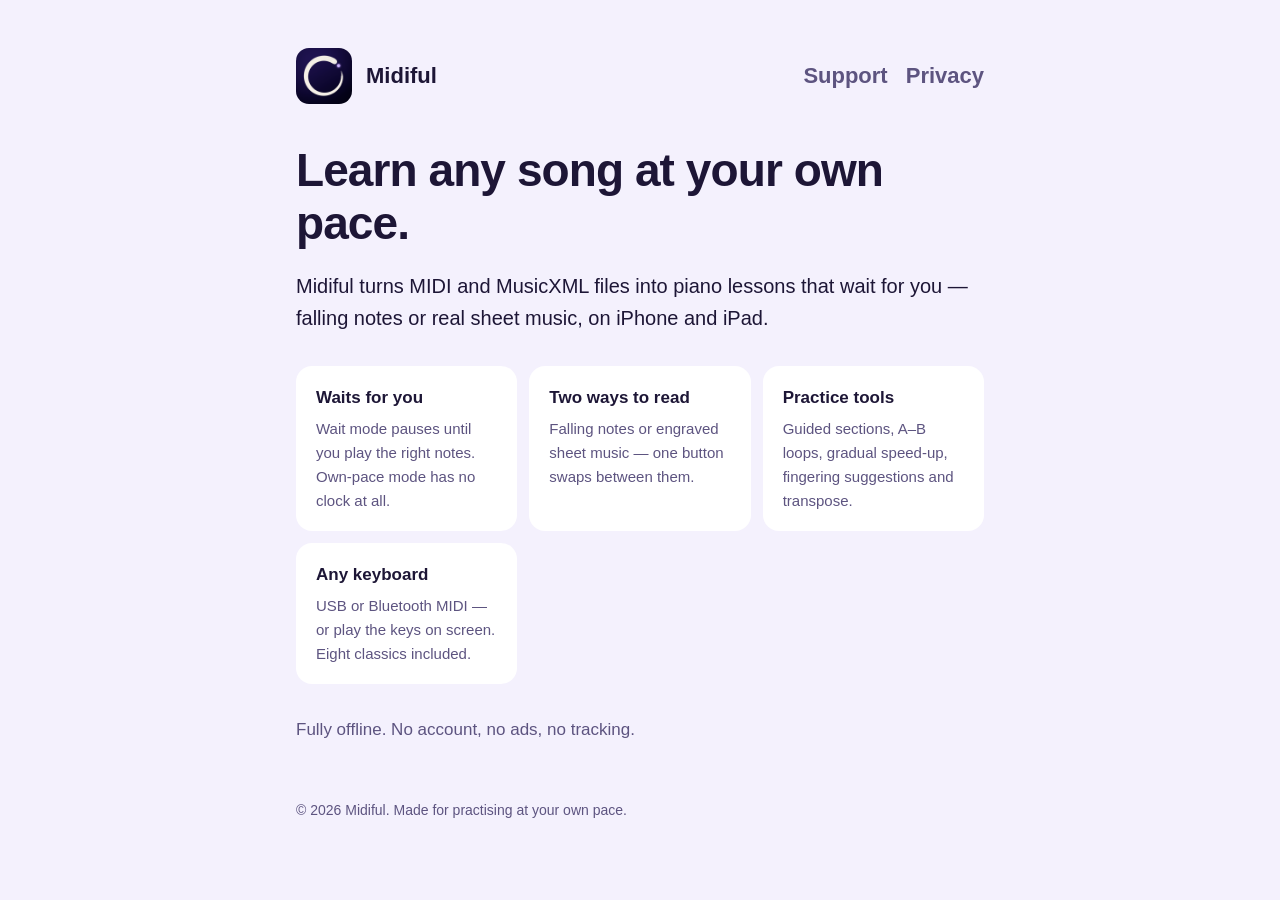
<file: index.html>
<!doctype html>
<html lang="en">
<head>
<meta charset="utf-8">
<meta name="viewport" content="width=device-width, initial-scale=1">
<title>Midiful — piano practice at your own pace</title>
<meta name="description" content="Learn any song on the piano at your own pace: falling notes or real sheet music, a mode that waits for you, fingering, transpose and loops.">
<link rel="icon" href="mark.png">
<link rel="stylesheet" href="style.css">
</head>
<body>
<main>
<header>
  <img src="mark.png" alt="">
  <a href="index.html">Midiful</a>
  <nav><a href="support.html">Support</a><a href="privacy.html">Privacy</a></nav>
</header>
<h1>Learn any song at your own pace.</h1>
<p class="lead">Midiful turns MIDI and MusicXML files into piano lessons that wait for you — falling notes or real sheet music, on iPhone and iPad.</p>
<div class="cards">
  <div class="card"><h3>Waits for you</h3><p>Wait mode pauses until you play the right notes. Own-pace mode has no clock at all.</p></div>
  <div class="card"><h3>Two ways to read</h3><p>Falling notes or engraved sheet music — one button swaps between them.</p></div>
  <div class="card"><h3>Practice tools</h3><p>Guided sections, A–B loops, gradual speed-up, fingering suggestions and transpose.</p></div>
  <div class="card"><h3>Any keyboard</h3><p>USB or Bluetooth MIDI — or play the keys on screen. Eight classics included.</p></div>
</div>
<p>Fully offline. No account, no ads, no tracking.</p>
<footer>© 2026 Midiful. Made for practising at your own pace.</footer>
</main>
</body>
</html>
</file>
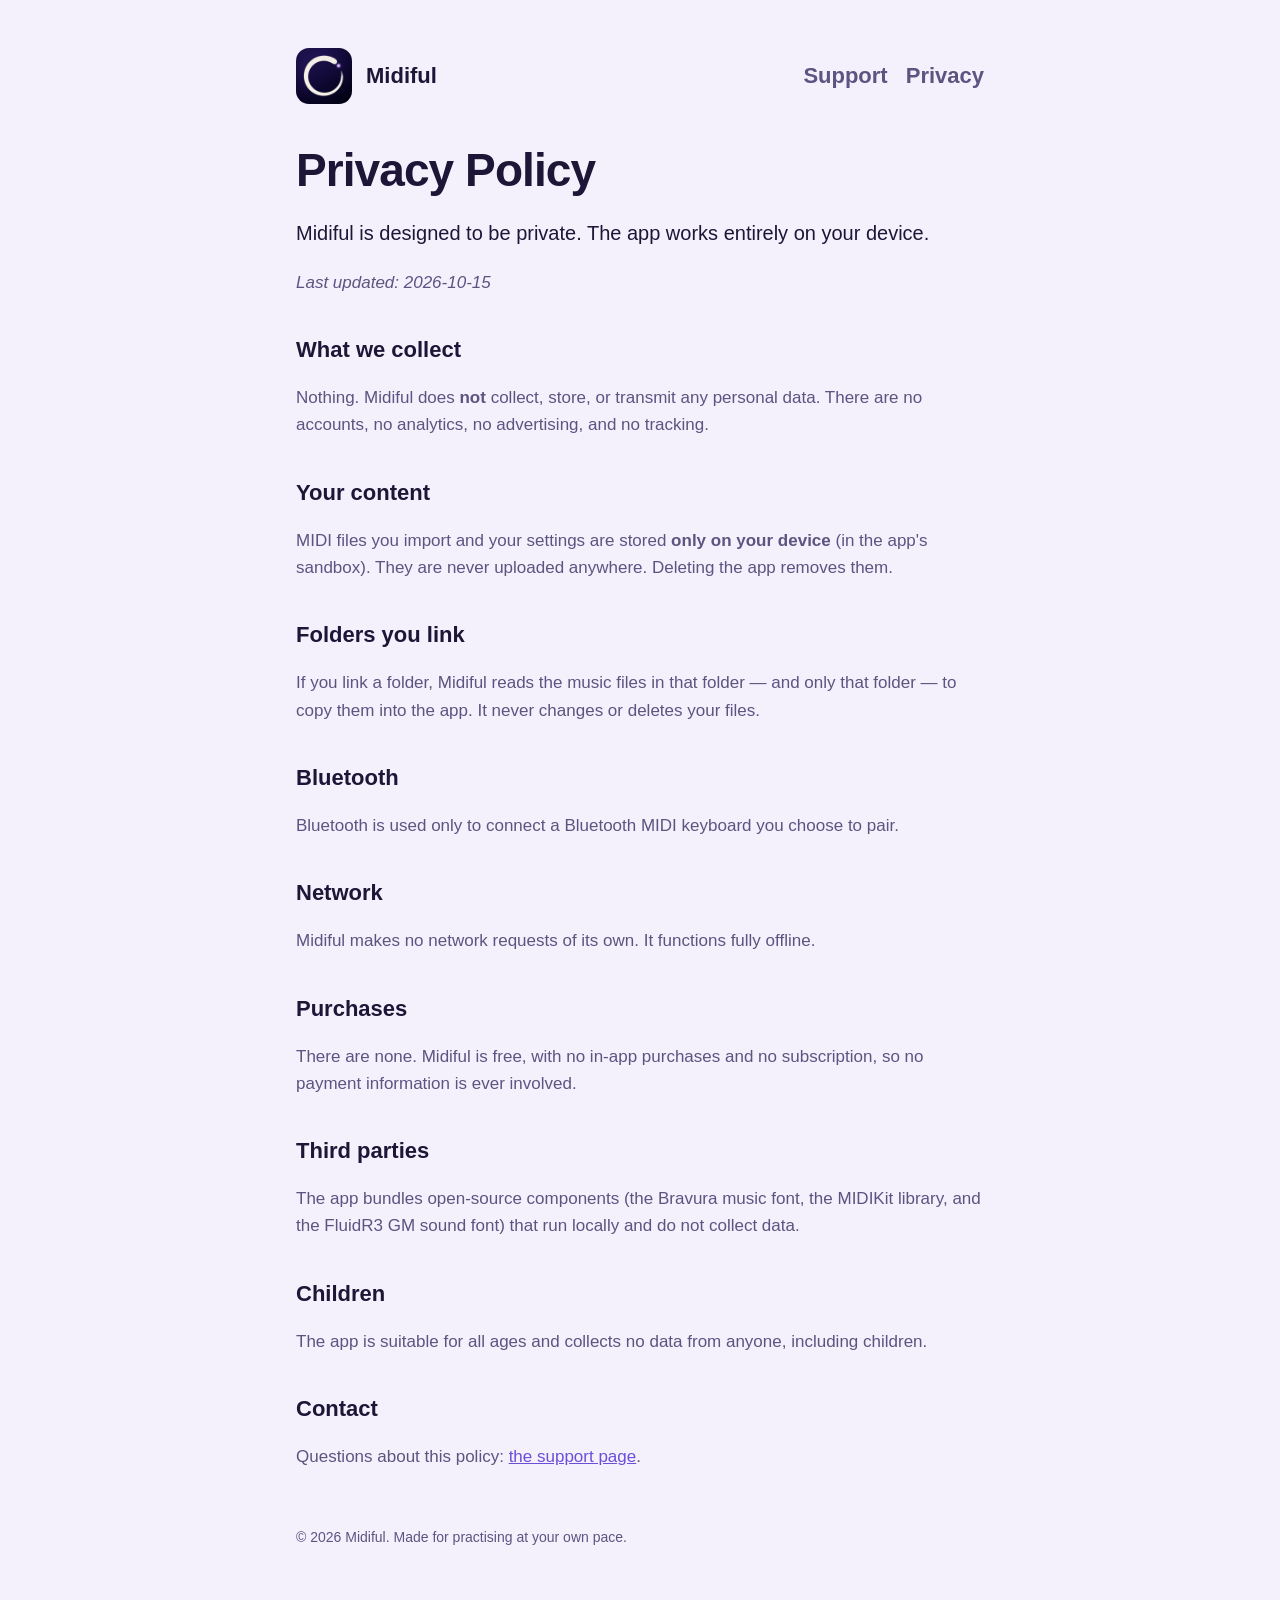
<file: privacy.html>
<!doctype html>
<html lang="en">
<head>
<meta charset="utf-8">
<meta name="viewport" content="width=device-width, initial-scale=1">
<title>Midiful — Privacy Policy</title>
<meta name="description" content="Midiful collects no data. Everything stays on your device.">
<link rel="icon" href="mark.png">
<link rel="stylesheet" href="style.css">
</head>
<body>
<main>
<header>
  <img src="mark.png" alt="">
  <a href="index.html">Midiful</a>
  <nav><a href="support.html">Support</a><a href="privacy.html">Privacy</a></nav>
</header>
<h1>Privacy Policy</h1>
<p class="lead">Midiful is designed to be private. The app works entirely on your device.</p>
<p><em>Last updated: 2026-10-15</em></p>
<h2>What we collect</h2>
<p>Nothing. Midiful does <strong>not</strong> collect, store, or transmit any personal data. There are no accounts, no analytics, no advertising, and no tracking.</p>
<h2>Your content</h2>
<p>MIDI files you import and your settings are stored <strong>only on your device</strong> (in the app&#x27;s sandbox). They are never uploaded anywhere. Deleting the app removes them.</p>
<h2>Folders you link</h2>
<p>If you link a folder, Midiful reads the music files in that folder — and only that folder — to copy them into the app. It never changes or deletes your files.</p>
<h2>Bluetooth</h2>
<p>Bluetooth is used only to connect a Bluetooth MIDI keyboard you choose to pair.</p>
<h2>Network</h2>
<p>Midiful makes no network requests of its own. It functions fully offline.</p>
<h2>Purchases</h2>
<p>There are none. Midiful is free, with no in-app purchases and no subscription, so no payment information is ever involved.</p>
<h2>Third parties</h2>
<p>The app bundles open-source components (the Bravura music font, the MIDIKit library, and the FluidR3 GM sound font) that run locally and do not collect data.</p>
<h2>Children</h2>
<p>The app is suitable for all ages and collects no data from anyone, including children.</p>
<h2>Contact</h2>
<p>Questions about this policy: <a href="support.html">the support page</a>.</p>
<footer>© 2026 Midiful. Made for practising at your own pace.</footer>
</main>
</body>
</html>
</file>
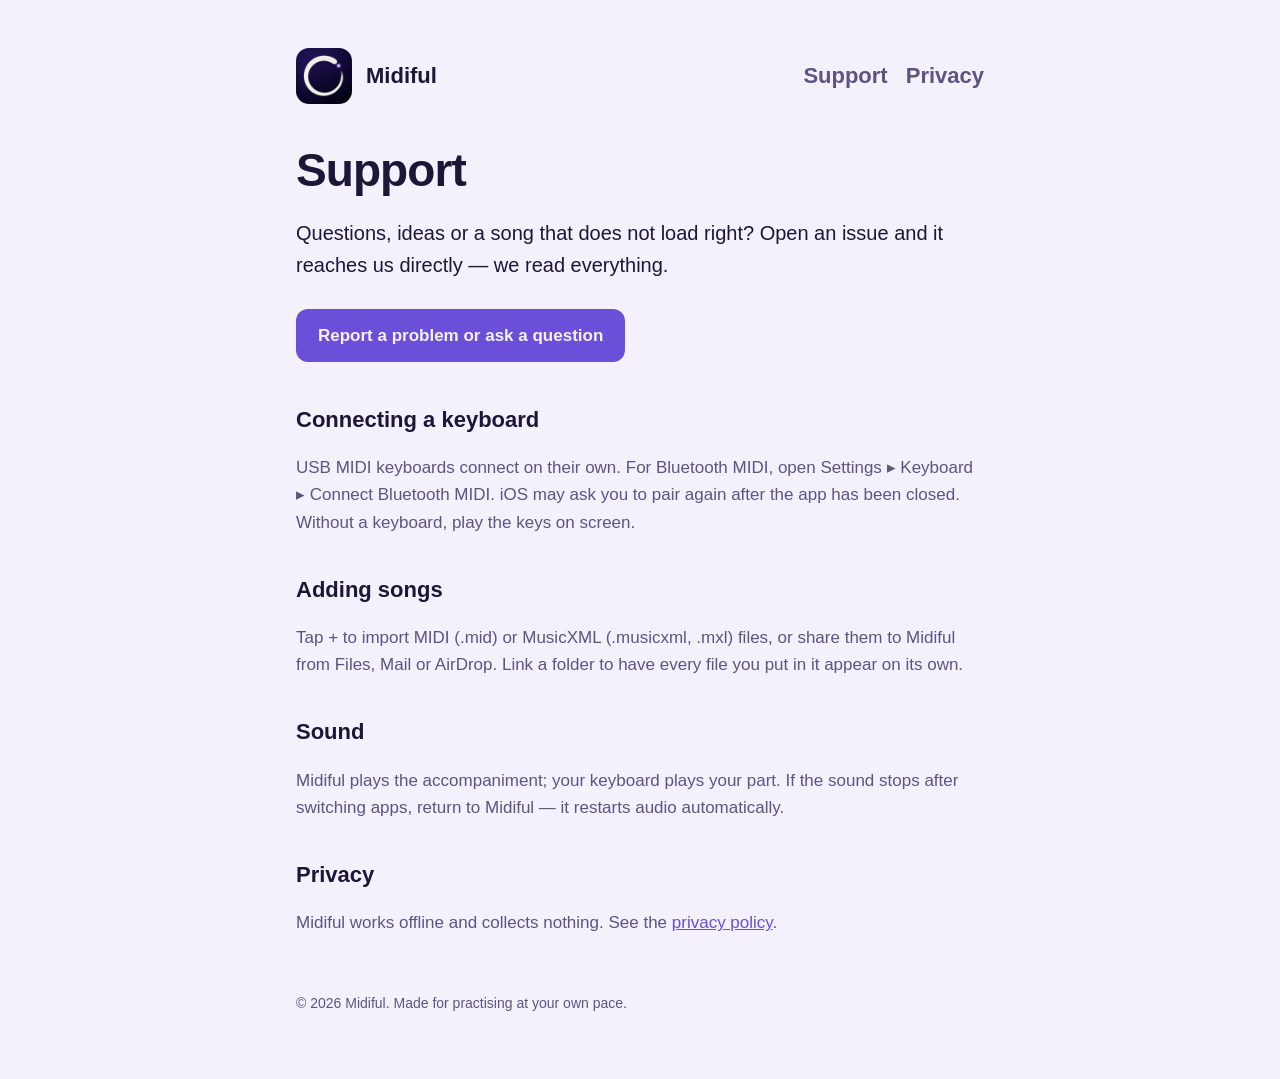
<file: support.html>
<!doctype html>
<html lang="en">
<head>
<meta charset="utf-8">
<meta name="viewport" content="width=device-width, initial-scale=1">
<title>Midiful — Support</title>
<meta name="description" content="Help with Midiful: connecting a keyboard, importing songs, linked folders.">
<link rel="icon" href="mark.png">
<link rel="stylesheet" href="style.css">
</head>
<body>
<main>
<header>
  <img src="mark.png" alt="">
  <a href="index.html">Midiful</a>
  <nav><a href="support.html">Support</a><a href="privacy.html">Privacy</a></nav>
</header>
<h1>Support</h1>
<p class="lead">Questions, ideas or a song that does not load right? Open an issue and it reaches us directly — we read everything.</p>
<p><a class="btn" href="https://github.com/HopetonFactory/midiful/issues/new">Report a problem or ask a question</a></p>
<h2>Connecting a keyboard</h2>
<p>USB MIDI keyboards connect on their own. For Bluetooth MIDI, open Settings ▸ Keyboard ▸ Connect Bluetooth MIDI. iOS may ask you to pair again after the app has been closed. Without a keyboard, play the keys on screen.</p>
<h2>Adding songs</h2>
<p>Tap + to import MIDI (.mid) or MusicXML (.musicxml, .mxl) files, or share them to Midiful from Files, Mail or AirDrop. Link a folder to have every file you put in it appear on its own.</p>
<h2>Sound</h2>
<p>Midiful plays the accompaniment; your keyboard plays your part. If the sound stops after switching apps, return to Midiful — it restarts audio automatically.</p>
<h2>Privacy</h2>
<p>Midiful works offline and collects nothing. See the <a href="privacy.html">privacy policy</a>.</p>
<footer>© 2026 Midiful. Made for practising at your own pace.</footer>
</main>
</body>
</html>
</file>
<file: style.css>
:root {
  --bg: #120d26; --surface: #20193d; --text: #f4f1fb; --muted: #b9aed6; --accent: #b9a2ff;
}
@media (prefers-color-scheme: light) {
  :root:not([data-theme="dark"]) { --bg: #f4f1fd; --surface: #ffffff; --text: #1d1636; --muted: #5d5480; --accent: #6b4fd8; }
}
* { box-sizing: border-box; }
body {
  margin: 0; background: var(--bg); color: var(--text);
  font: 17px/1.6 -apple-system, BlinkMacSystemFont, "Segoe UI", Inter, sans-serif;
}
main { max-width: 720px; margin: 0 auto; padding: 48px 16px 64px; }
header { display: flex; align-items: center; gap: 14px; margin-bottom: 40px; }
header img { width: 56px; height: 56px; border-radius: 13px; }
header a { color: var(--text); text-decoration: none; font-weight: 700; font-size: 22px; }
nav { margin-left: auto; display: flex; gap: 18px; font-size: 15px; }
nav a { color: var(--muted); text-decoration: none; }
nav a:hover, a { color: var(--accent); }
h1 { font-size: clamp(32px, 7vw, 46px); line-height: 1.15; margin: 0 0 16px; letter-spacing: -0.02em; }
h2 { font-size: 22px; margin: 36px 0 8px; }
p, li { color: var(--muted); }
.lead { font-size: 20px; color: var(--text); }
.btn {
  display: inline-block; background: var(--accent); color: var(--bg);
  text-decoration: none; font-weight: 600; padding: 13px 22px;
  border-radius: 12px; margin: 8px 0 4px;
}
.btn:hover { filter: brightness(1.08); }
.cards { display: grid; grid-template-columns: repeat(auto-fit, minmax(200px, 1fr)); gap: 12px; margin: 32px 0; }
.card { background: var(--surface); border-radius: 16px; padding: 18px 20px; }
.card h3 { margin: 0 0 6px; font-size: 17px; color: var(--text); }
.card p { margin: 0; font-size: 15px; }
footer { margin-top: 56px; font-size: 14px; color: var(--muted); }
</file>
